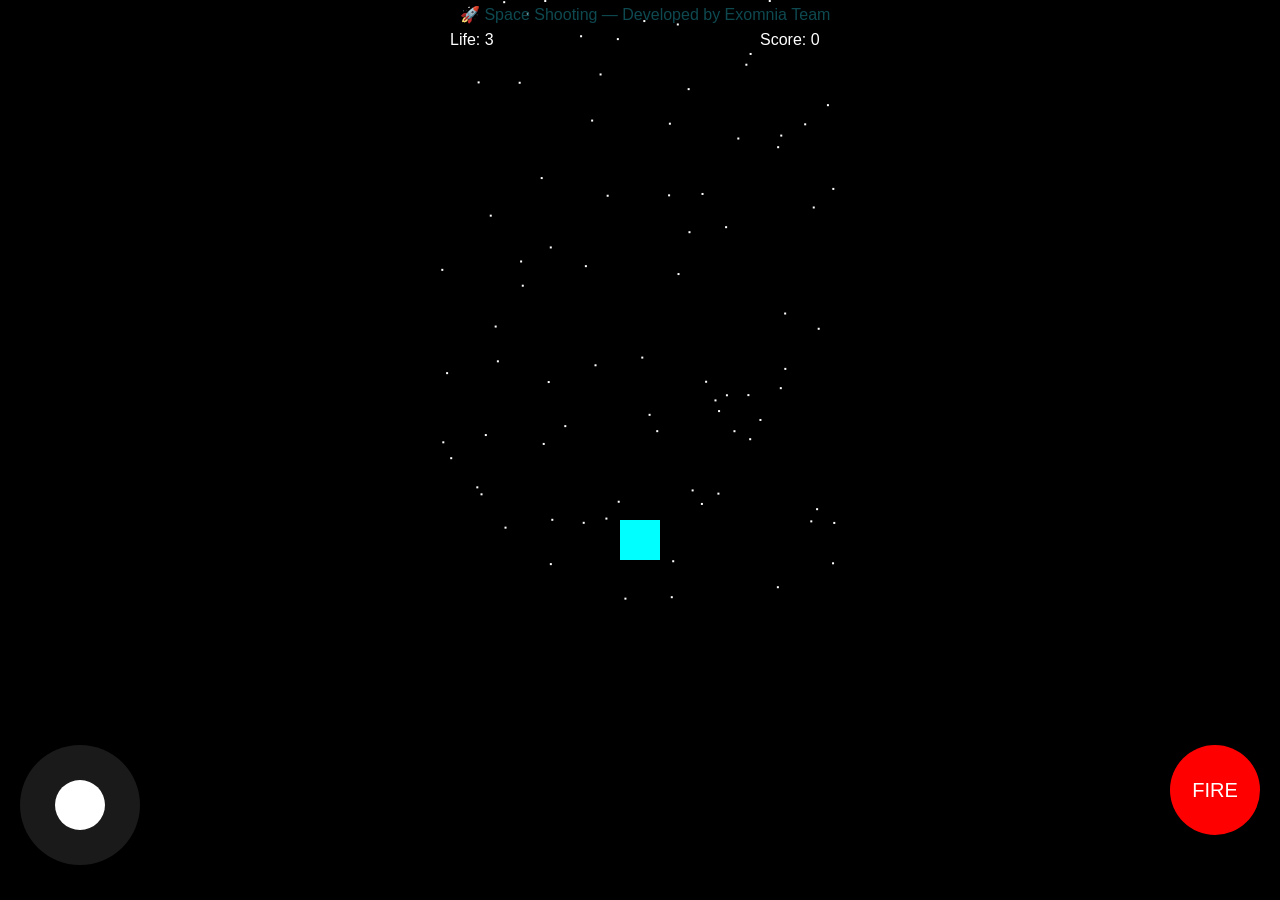
<file: Index.html>
<!DOCTYPE html>
<html>
<head>
<meta charset="UTF-8">
<title>Space Shooting</title>

<style>

body{
margin:0;
background:black;
overflow:hidden;
font-family:Arial;
}

canvas{
display:block;
margin:auto;
background:black;
}

#controls{
position:fixed;
bottom:15px;
width:100%;
display:flex;
justify-content:space-between;
padding:20px;
box-sizing:border-box;
}

#joystick{
width:120px;
height:120px;
background:rgba(255,255,255,0.1);
border-radius:50%;
position:relative;
touch-action:none;
}

#stick{
width:50px;
height:50px;
background:white;
border-radius:50%;
position:absolute;
left:35px;
top:35px;
}

#fire{
width:90px;
height:90px;
background:red;
border-radius:50%;
display:flex;
align-items:center;
justify-content:center;
font-size:20px;
color:white;
touch-action:none;
}

</style>
</head>

<body>

<canvas id="game" width="400" height="600"></canvas>

<div id="controls">

<div id="joystick">
<div id="stick"></div>
</div>

<div id="fire">FIRE</div>

</div>

<script>

const canvas=document.getElementById("game")
const ctx=canvas.getContext("2d")

let player={
x:180,
y:520,
w:40,
h:40,
speed:4,
life:3
}

let bullets=[]
let enemyBullets=[]
let enemies=[]
let explosions=[]
let stars=[]

let score=0
let joystickX=0
let joystickY=0
let firing=false

// stars
for(let i=0;i<80;i++){

stars.push({
x:Math.random()*400,
y:Math.random()*600,
speed:Math.random()*2+1
})

}

// enemy spawn
setInterval(()=>{

enemies.push({
x:Math.random()*360,
y:-20,
w:30,
h:30,
speed:2
})

},1500)

// enemy fire
setInterval(()=>{

for(let e of enemies){

enemyBullets.push({
x:e.x+e.w/2,
y:e.y+e.h,
speed:3
})

}

},2000)

function shoot(){

bullets.push({
x:player.x+18,
y:player.y,
speed:6
})

}

function autoFire(){

if(firing){

shoot()
setTimeout(autoFire,150)

}

}

// stars
function drawStars(){

ctx.fillStyle="white"

for(let s of stars){

s.y+=s.speed

if(s.y>600){
s.y=0
s.x=Math.random()*400
}

ctx.fillRect(s.x,s.y,2,2)

}

}

function drawPlayer(){

ctx.fillStyle="cyan"
ctx.fillRect(player.x,player.y,player.w,player.h)

}

function drawBullets(){

ctx.fillStyle="yellow"

for(let i=bullets.length-1;i>=0;i--){

let b=bullets[i]

b.y-=b.speed

ctx.fillRect(b.x,b.y,4,10)

if(b.y<0) bullets.splice(i,1)

}

}

function drawEnemyBullets(){

ctx.fillStyle="red"

for(let i=enemyBullets.length-1;i>=0;i--){

let b=enemyBullets[i]

b.y+=b.speed

ctx.fillRect(b.x,b.y,4,10)

if(b.y>600) enemyBullets.splice(i,1)

}

}

function drawEnemies(){

ctx.fillStyle="lime"

for(let i=enemies.length-1;i>=0;i--){

let e=enemies[i]

e.y+=e.speed

ctx.fillRect(e.x,e.y,e.w,e.h)

if(e.y>620) enemies.splice(i,1)

}

}

function drawExplosions(){

ctx.fillStyle="orange"

for(let i=explosions.length-1;i>=0;i--){

let ex=explosions[i]

ctx.beginPath()
ctx.arc(ex.x,ex.y,ex.size,0,Math.PI*2)
ctx.fill()

ex.size+=1

if(ex.size>15) explosions.splice(i,1)

}

}

function bulletCollision(){

for(let i=bullets.length-1;i>=0;i--){

for(let j=enemies.length-1;j>=0;j--){

let b=bullets[i]
let e=enemies[j]

if(
b &&
b.x < e.x+e.w &&
b.x+4 > e.x &&
b.y < e.y+e.h &&
b.y+10 > e.y
){

explosions.push({x:e.x+15,y:e.y+15,size:2})

score+=10

bullets.splice(i,1)
enemies.splice(j,1)

break

}

}

}

}

function bulletVsBullet(){

for(let i=bullets.length-1;i>=0;i--){

for(let j=enemyBullets.length-1;j>=0;j--){

let b1=bullets[i]
let b2=enemyBullets[j]

if(
b1 &&
b2 &&
b1.x < b2.x+4 &&
b1.x+4 > b2.x &&
b1.y < b2.y+10 &&
b1.y+10 > b2.y
){

explosions.push({x:b1.x,y:b1.y,size:2})

bullets.splice(i,1)
enemyBullets.splice(j,1)

break

}

}

}

}

function shipCollision(){

for(let i=enemies.length-1;i>=0;i--){

let e=enemies[i]

if(
player.x < e.x + e.w &&
player.x + player.w > e.x &&
player.y < e.y + e.h &&
player.y + player.h > e.y
){

explosions.push({x:player.x+20,y:player.y+20,size:2})
explosions.push({x:e.x+15,y:e.y+15,size:2})

enemies.splice(i,1)

player.life--

if(player.life<=0){

alert("Game Over\nScore: "+score)
location.reload()

}

}

}

}

function updatePlayer(){

player.x+=joystickX*player.speed
player.y+=joystickY*player.speed

player.x=Math.max(0,Math.min(360,player.x))
player.y=Math.max(0,Math.min(560,player.y))

}

function gameLoop(){

ctx.clearRect(0,0,400,600)

drawStars()

updatePlayer()

drawPlayer()
drawBullets()
drawEnemyBullets()
drawEnemies()
drawExplosions()

bulletCollision()
bulletVsBullet()
shipCollision()

// title
ctx.font="16px Arial"
ctx.fillStyle="#0E4950"
ctx.fillText("🚀 Space Shooting — Developed by Exomnia Team",20,20)

ctx.fillStyle="white"
ctx.fillText("Life: "+player.life,10,45)
ctx.fillText("Score: "+score,320,45)

requestAnimationFrame(gameLoop)

}

gameLoop()

// joystick
const joystick=document.getElementById("joystick")
const stick=document.getElementById("stick")

joystick.addEventListener("touchmove",e=>{

let rect=joystick.getBoundingClientRect()

let x=e.touches[0].clientX-rect.left-60
let y=e.touches[0].clientY-rect.top-60

joystickX=x/40
joystickY=y/40

stick.style.left=(35+x/2)+"px"
stick.style.top=(35+y/2)+"px"

})

joystick.addEventListener("touchend",()=>{

joystickX=0
joystickY=0

stick.style.left="35px"
stick.style.top="35px"

})

// fire button
const fire=document.getElementById("fire")

fire.addEventListener("touchstart",()=>{

firing=true
shoot()
autoFire()

})

fire.addEventListener("touchend",()=>{

firing=false

})

</script>

</body>
</html>
</file>
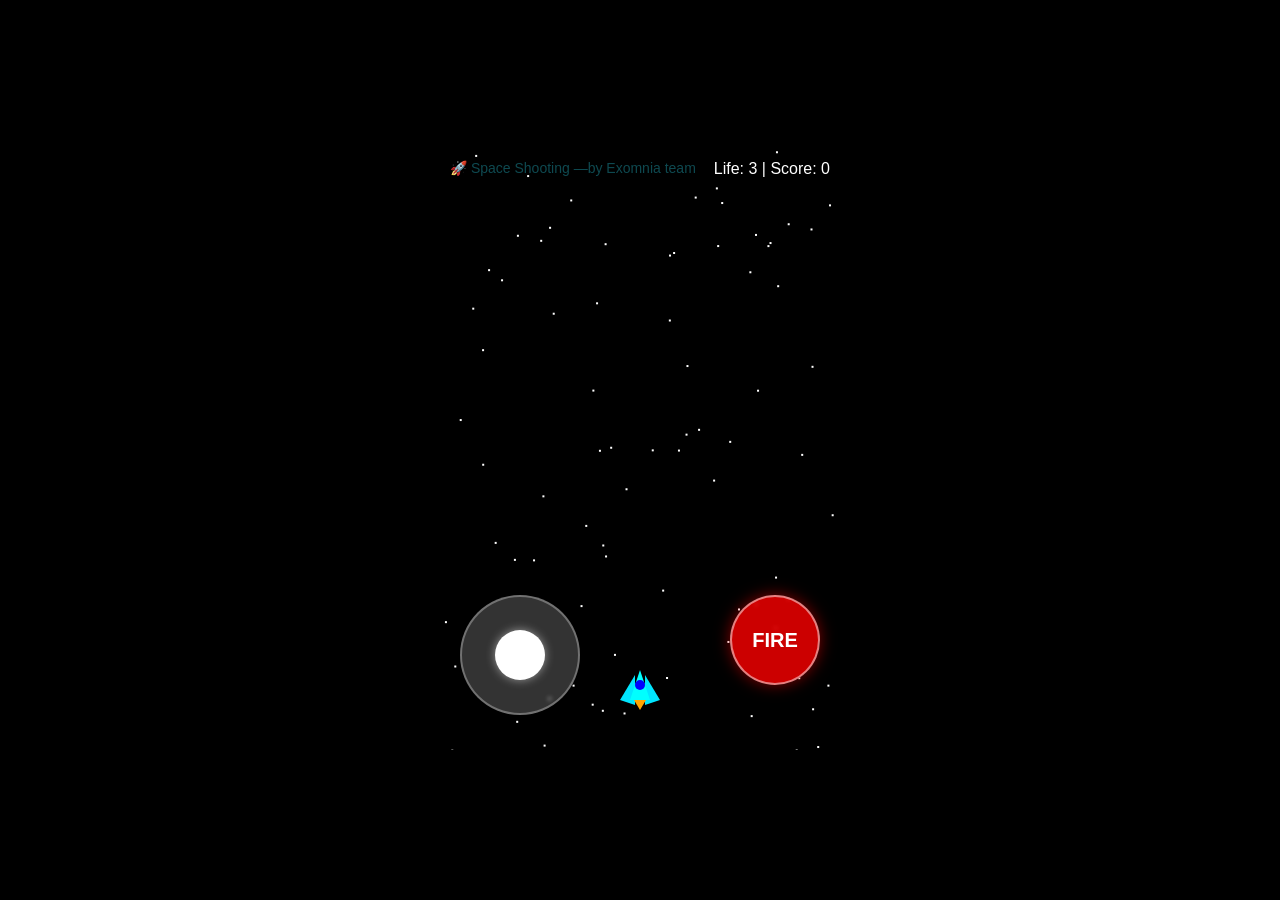
<file: index.html>
<!DOCTYPE html>  
<html>  
<head>  
<meta charset="UTF-8">  
<meta name="viewport" content="width=device-width, initial-scale=1.0, maximum-scale=1.0, user-scalable=no">  
<title>Space Shooting</title>  
  
<style>  
* {  
    box-sizing: border-box;  
    -webkit-tap-highlight-color: transparent;  
}  
  
body{  
    margin:0;  
    background:black;  
    overflow:hidden;  
    font-family:Arial;  
    display: flex;  
    justify-content: center;  
    align-items: center;  
    min-height: 100vh;  
    touch-action: pan-x pan-y;  
}  
  
#gameContainer {  
    position: relative;  
    width: 100%;  
    max-width: 400px;  
    height: 100vh;  
    max-height: 600px;  
    margin: 0 auto;  
}  
  
canvas{  
    display:block;  
    width: 100%;  
    height: 100%;  
    background:black;  
    position: absolute;  
    top: 0;  
    left: 0;  
}  
  
#controls{  
    position: absolute;  
    bottom: 15px;  
    width: 100%;  
    display:flex;  
    justify-content:space-between;  
    padding: min(20px, 5vw);  
    box-sizing:border-box;  
    pointer-events: none;  
    z-index: 10;  
}  
  
#joystick{  
    width: min(120px, 25vw);  
    height: min(120px, 25vw);  
    max-width: 120px;  
    max-height: 120px;  
    background:rgba(255,255,255,0.2);  
    border-radius:50%;  
    position:relative;  
    touch-action:none;  
    pointer-events: auto;  
    backdrop-filter: blur(2px);  
    border: 2px solid rgba(255,255,255,0.3);  
}  
  
#stick{  
    width: min(50px, 10vw);  
    height: min(50px, 10vw);  
    max-width: 50px;  
    max-height: 50px;  
    background:white;  
    border-radius:50%;  
    position:absolute;  
    left: 50%;  
    top: 50%;  
    transform: translate(-50%, -50%);  
    transition: all 0.05s ease;  
    box-shadow: 0 0 10px rgba(255,255,255,0.5);  
}  
  
#fire{  
    width: min(90px, 20vw);  
    height: min(90px, 20vw);  
    max-width: 90px;  
    max-height: 90px;  
    background:rgba(255,0,0,0.8);  
    border-radius:50%;  
    display:flex;  
    align-items:center;  
    justify-content:center;  
    font-size: min(20px, 5vw);  
    color:white;  
    touch-action:none;  
    pointer-events: auto;  
    backdrop-filter: blur(2px);  
    border: 2px solid rgba(255,255,255,0.5);  
    box-shadow: 0 0 15px rgba(255,0,0,0.5);  
    font-weight: bold;  
}  

#score {  
    position: absolute;  
    top: 10px;  
    right: 10px;  
    color: white;  
    font-size: min(16px, 4vw);  
    z-index: 10;  
    text-shadow: 0 0 5px black;  
}  

#title {  
    position: absolute;  
    top: 10px;  
    left: 10px;  
    color: #0E4950;  
    font-size: min(14px, 3.5vw);  
    z-index: 10;  
    text-shadow: 0 0 5px black;  
}  
</style>  
</head>  
<body>  

<div id="gameContainer">  
    <canvas id="game"></canvas>  
    
    <div id="title">🚀 Space Shooting —by Exomnia team</div>  
    <div id="score">Life: 3 | Score: 0</div>  
    
    <div id="controls">  
        <div id="joystick">  
            <div id="stick"></div>  
        </div>  
        <div id="fire">FIRE</div>  
    </div>  
</div>  

<script>  
const canvas = document.getElementById("game")  
const ctx = canvas.getContext("2d")  

// Set canvas size based on display size
function resizeCanvas() {
    const container = document.getElementById('gameContainer')
    const containerWidth = container.clientWidth
    const containerHeight = container.clientHeight
    
    canvas.width = 400  // Keep game logic at 400x600
    canvas.height = 600
    
    // Scale canvas CSS to fit container
    canvas.style.width = '100%'
    canvas.style.height = '100%'
    canvas.style.objectFit = 'contain'
}

window.addEventListener('resize', resizeCanvas)
resizeCanvas()

// SOUND (no download needed)  
const audioCtx = new (window.AudioContext || window.webkitAudioContext)()  

function playShoot(){  
    if (!audioCtx) return
    let osc = audioCtx.createOscillator()  
    let gain = audioCtx.createGain()  
    osc.type="square"  
    osc.frequency.value=600  
    gain.gain.value=0.1  
    osc.connect(gain)  
    gain.connect(audioCtx.destination)  
    osc.start()  
    osc.stop(audioCtx.currentTime+0.05)  
}  

function playExplosion(){  
    if (!audioCtx) return
    let osc = audioCtx.createOscillator()  
    let gain = audioCtx.createGain()  
    osc.type="sawtooth"  
    osc.frequency.setValueAtTime(200,audioCtx.currentTime)  
    osc.frequency.exponentialRampToValueAtTime(50,audioCtx.currentTime+0.3)  
    gain.gain.value=0.2  
    osc.connect(gain)  
    gain.connect(audioCtx.destination)  
    osc.start()  
    osc.stop(audioCtx.currentTime+0.3)  
}  

function playGameOver(){  
    if (!audioCtx) return
    let osc = audioCtx.createOscillator()  
    let gain = audioCtx.createGain()  
    osc.type="triangle"  
    osc.frequency.setValueAtTime(300,audioCtx.currentTime)  
    osc.frequency.exponentialRampToValueAtTime(80,audioCtx.currentTime+0.6)  
    gain.gain.value=0.2  
    osc.connect(gain)  
    gain.connect(audioCtx.destination)  
    osc.start()  
    osc.stop(audioCtx.currentTime+0.6)  
}  

let player={  
    x:180,  
    y:520,  
    w:40,  
    h:40,  
    speed:4,  
    life:3  
}  

let bullets=[]  
let enemyBullets=[]  
let enemies=[]  
let explosions=[]  
let stars=[]  

let score=0  
let joystickX=0  
let joystickY=0  
let firing=false  

for(let i=0;i<80;i++){  
    stars.push({  
        x:Math.random()*400,  
        y:Math.random()*600,  
        speed:Math.random()*2+1  
    })  
}  

// Enemy spawn interval
setInterval(()=>{  
    enemies.push({  
        x:Math.random()*360,  
        y:-20,  
        w:30,  
        h:30,  
        speed:2  
    })  
},1500)  

// Enemy shooting interval
setInterval(()=>{  
    for(let e of enemies){  
        enemyBullets.push({  
            x:e.x+e.w/2,  
            y:e.y+e.h,  
            speed:3  
        })  
    }  
},2000)  

function shoot(){  
    playShoot()  
    bullets.push({  
        x:player.x+18,  
        y:player.y,  
        speed:6  
    })  
}  

function autoFire(){  
    if(firing){  
        shoot()  
        setTimeout(autoFire,150)  
    }  
}  

function drawStars(){  
    ctx.fillStyle="white"  
    for(let s of stars){  
        s.y+=s.speed  
        if(s.y>600){  
            s.y=0  
            s.x=Math.random()*400  
        }  
        ctx.fillRect(s.x,s.y,2,2)  
    }  
}  

function drawPlayer(){  
    ctx.save()  
    ctx.translate(player.x+20,player.y+20)  
    ctx.fillStyle="#00e5ff"  
    ctx.beginPath()  
    ctx.moveTo(-20,10)  
    ctx.lineTo(-5,-15)  
    ctx.lineTo(-5,15)  
    ctx.fill()  
    ctx.beginPath()  
    ctx.moveTo(20,10)  
    ctx.lineTo(5,-15)  
    ctx.lineTo(5,15)  
    ctx.fill()  
    ctx.fillStyle="#0ff"  
    ctx.beginPath()  
    ctx.moveTo(0,-20)  
    ctx.lineTo(10,10)  
    ctx.lineTo(-10,10)  
    ctx.closePath()  
    ctx.fill()  
    ctx.fillStyle="blue"  
    ctx.beginPath()  
    ctx.arc(0,-5,5,0,Math.PI*2)  
    ctx.fill()  
    ctx.fillStyle="orange"  
    ctx.beginPath()  
    ctx.moveTo(-6,10)  
    ctx.lineTo(0,20)  
    ctx.lineTo(6,10)  
    ctx.fill()  
    ctx.restore()  
}  

function drawBullets(){  
    ctx.fillStyle="yellow"  
    for(let i=bullets.length-1;i>=0;i--){  
        let b=bullets[i]  
        b.y-=b.speed  
        ctx.fillRect(b.x,b.y,4,10)  
        if(b.y<0) bullets.splice(i,1)  
    }  
}  

function drawEnemyBullets(){  
    ctx.fillStyle="red"  
    for(let i=enemyBullets.length-1;i>=0;i--){  
        let b=enemyBullets[i]  
        b.y+=b.speed  
        ctx.fillRect(b.x,b.y,4,10)  
        if(b.y>600) enemyBullets.splice(i,1)  
    }  
}  

function drawEnemies(){  
    ctx.fillStyle="lime"  
    for(let i=enemies.length-1;i>=0;i--){  
        let e=enemies[i]  
        e.y+=e.speed  
        ctx.beginPath()  
        ctx.moveTo(e.x+15,e.y)  
        ctx.lineTo(e.x+30,e.y+30)  
        ctx.lineTo(e.x,e.y+30)  
        ctx.closePath()  
        ctx.fill()  
        if(e.y>620) enemies.splice(i,1)  
    }  
}  

function drawExplosions(){  
    ctx.fillStyle="orange"  
    for(let i=explosions.length-1;i>=0;i--){  
        let ex=explosions[i]  
        ctx.beginPath()  
        ctx.arc(ex.x,ex.y,ex.size,0,Math.PI*2)  
        ctx.fill()  
        ex.size+=1  
        if(ex.size>15) explosions.splice(i,1)  
    }  
}  

function bulletCollision(){  
    for(let i=bullets.length-1;i>=0;i--){  
        for(let j=enemies.length-1;j>=0;j--){  
            let b=bullets[i]  
            let e=enemies[j]  
            if(  
                b &&  
                b.x < e.x+e.w &&  
                b.x+4 > e.x &&  
                b.y < e.y+e.h &&  
                b.y+10 > e.y  
            ){  
                explosions.push({x:e.x+15,y:e.y+15,size:2})  
                playExplosion()  
                score+=10  
                bullets.splice(i,1)  
                enemies.splice(j,1)  
                break  
            }  
        }  
    }  
}  

function bulletVsBullet(){  
    for(let i=bullets.length-1;i>=0;i--){  
        for(let j=enemyBullets.length-1;j>=0;j--){  
            let b1=bullets[i]  
            let b2=enemyBullets[j]  
            if(  
                b1 &&  
                b2 &&  
                b1.x < b2.x+4 &&  
                b1.x+4 > b2.x &&  
                b1.y < b2.y+10 &&  
                b1.y+10 > b2.y  
            ){  
                explosions.push({x:b1.x,y:b1.y,size:2})  
                playExplosion()  
                bullets.splice(i,1)  
                enemyBullets.splice(j,1)  
                break  
            }  
        }  
    }  
}  

function shipCollision(){  
    for(let i=enemies.length-1;i>=0;i--){  
        let e=enemies[i]  
        if(  
            player.x < e.x + e.w &&  
            player.x + player.w > e.x &&  
            player.y < e.y + e.h &&  
            player.y + player.h > e.y  
        ){  
            explosions.push({x:player.x+20,y:player.y+20,size:2})  
            enemies.splice(i,1)  
            player.life--  
            if(player.life<=0){  
                playGameOver()  
                setTimeout(()=>{  
                    alert("Game Over\nScore: "+score)  
                    location.reload()  
                },500)  
            }  
        }  
    }  
}  

function updatePlayer(){  
    player.x+=joystickX*player.speed  
    player.y+=joystickY*player.speed  
    player.x=Math.max(0,Math.min(360,player.x))  
    player.y=Math.max(0,Math.min(560,player.y))  
}  

function gameLoop(){  
    ctx.clearRect(0,0,400,600)  
    drawStars()  
    updatePlayer()  
    drawPlayer()  
    drawBullets()  
    drawEnemyBullets()  
    drawEnemies()  
    drawExplosions()  
    bulletCollision()  
    bulletVsBullet()  
    shipCollision()  
    
    // Update score display
    document.getElementById('score').innerHTML = `Life: ${player.life} | Score: ${score}`
    
    requestAnimationFrame(gameLoop)  
}  

gameLoop()  

const joystick=document.getElementById("joystick")  
const stick=document.getElementById("stick")  
const fire=document.getElementById("fire")  

// Touch events for joystick
joystick.addEventListener("touchstart", (e) => {
    e.preventDefault()
    handleJoystickMove(e)
})

joystick.addEventListener("touchmove", (e) => {  
    e.preventDefault()
    handleJoystickMove(e)
})  

function handleJoystickMove(e) {
    let rect=joystick.getBoundingClientRect()  
    let joystickRadius = rect.width / 2
    let stickRadius = stick.offsetWidth / 2
    
    let x=e.touches[0].clientX-rect.left-joystickRadius  
    let y=e.touches[0].clientY-rect.top-joystickRadius  
    
    // Limit stick movement
    let maxMove = joystickRadius - stickRadius
    let distance = Math.sqrt(x*x + y*y)
    if (distance > maxMove) {
        x = x * maxMove / distance
        y = y * maxMove / distance
    }
    
    joystickX = x / maxMove
    joystickY = y / maxMove
    
    stick.style.left = (x + joystickRadius - stickRadius) + "px"
    stick.style.top = (y + joystickRadius - stickRadius) + "px"
}

joystick.addEventListener("touchend",()=>{  
    joystickX=0  
    joystickY=0  
    stick.style.left = "50%"  
    stick.style.top = "50%"  
    stick.style.transform = "translate(-50%, -50%)"  
})  

// Mouse support for testing on desktop
joystick.addEventListener("mousedown", (e) => {
    e.preventDefault()
    document.addEventListener("mousemove", handleMouseMove)
    document.addEventListener("mouseup", handleMouseUp)
})

function handleMouseMove(e) {
    let rect=joystick.getBoundingClientRect()  
    let joystickRadius = rect.width / 2
    let stickRadius = stick.offsetWidth / 2
    
    let x=e.clientX-rect.left-joystickRadius  
    let y=e.clientY-rect.top-joystickRadius  
    
    // Limit stick movement
    let maxMove = joystickRadius - stickRadius
    let distance = Math.sqrt(x*x + y*y)
    if (distance > maxMove) {
        x = x * maxMove / distance
        y = y * maxMove / distance
    }
    
    joystickX = x / maxMove
    joystickY = y / maxMove
    
    stick.style.left = (x + joystickRadius - stickRadius) + "px"
    stick.style.top = (y + joystickRadius - stickRadius) + "px"
}

function handleMouseUp() {
    joystickX=0  
    joystickY=0  
    stick.style.left = "50%"  
    stick.style.top = "50%"  
    stick.style.transform = "translate(-50%, -50%)"
    document.removeEventListener("mousemove", handleMouseMove)
    document.removeEventListener("mouseup", handleMouseUp)
}

// Fire button events
fire.addEventListener("touchstart", (e) => {  
    e.preventDefault()
    audioCtx.resume() // Resume audio context on user interaction
    firing=true  
    shoot()  
    autoFire()  
})  

fire.addEventListener("touchend", (e) => {  
    e.preventDefault()
    firing=false  
})  

// Mouse events for fire button (desktop testing)
fire.addEventListener("mousedown", (e) => {
    e.preventDefault()
    audioCtx.resume()
    firing=true  
    shoot()  
    autoFire()  
})

fire.addEventListener("mouseup", () => {
    firing=false  
})

fire.addEventListener("mouseleave", () => {
    firing=false  
})

</script>  

</body>  
</html>
</file>
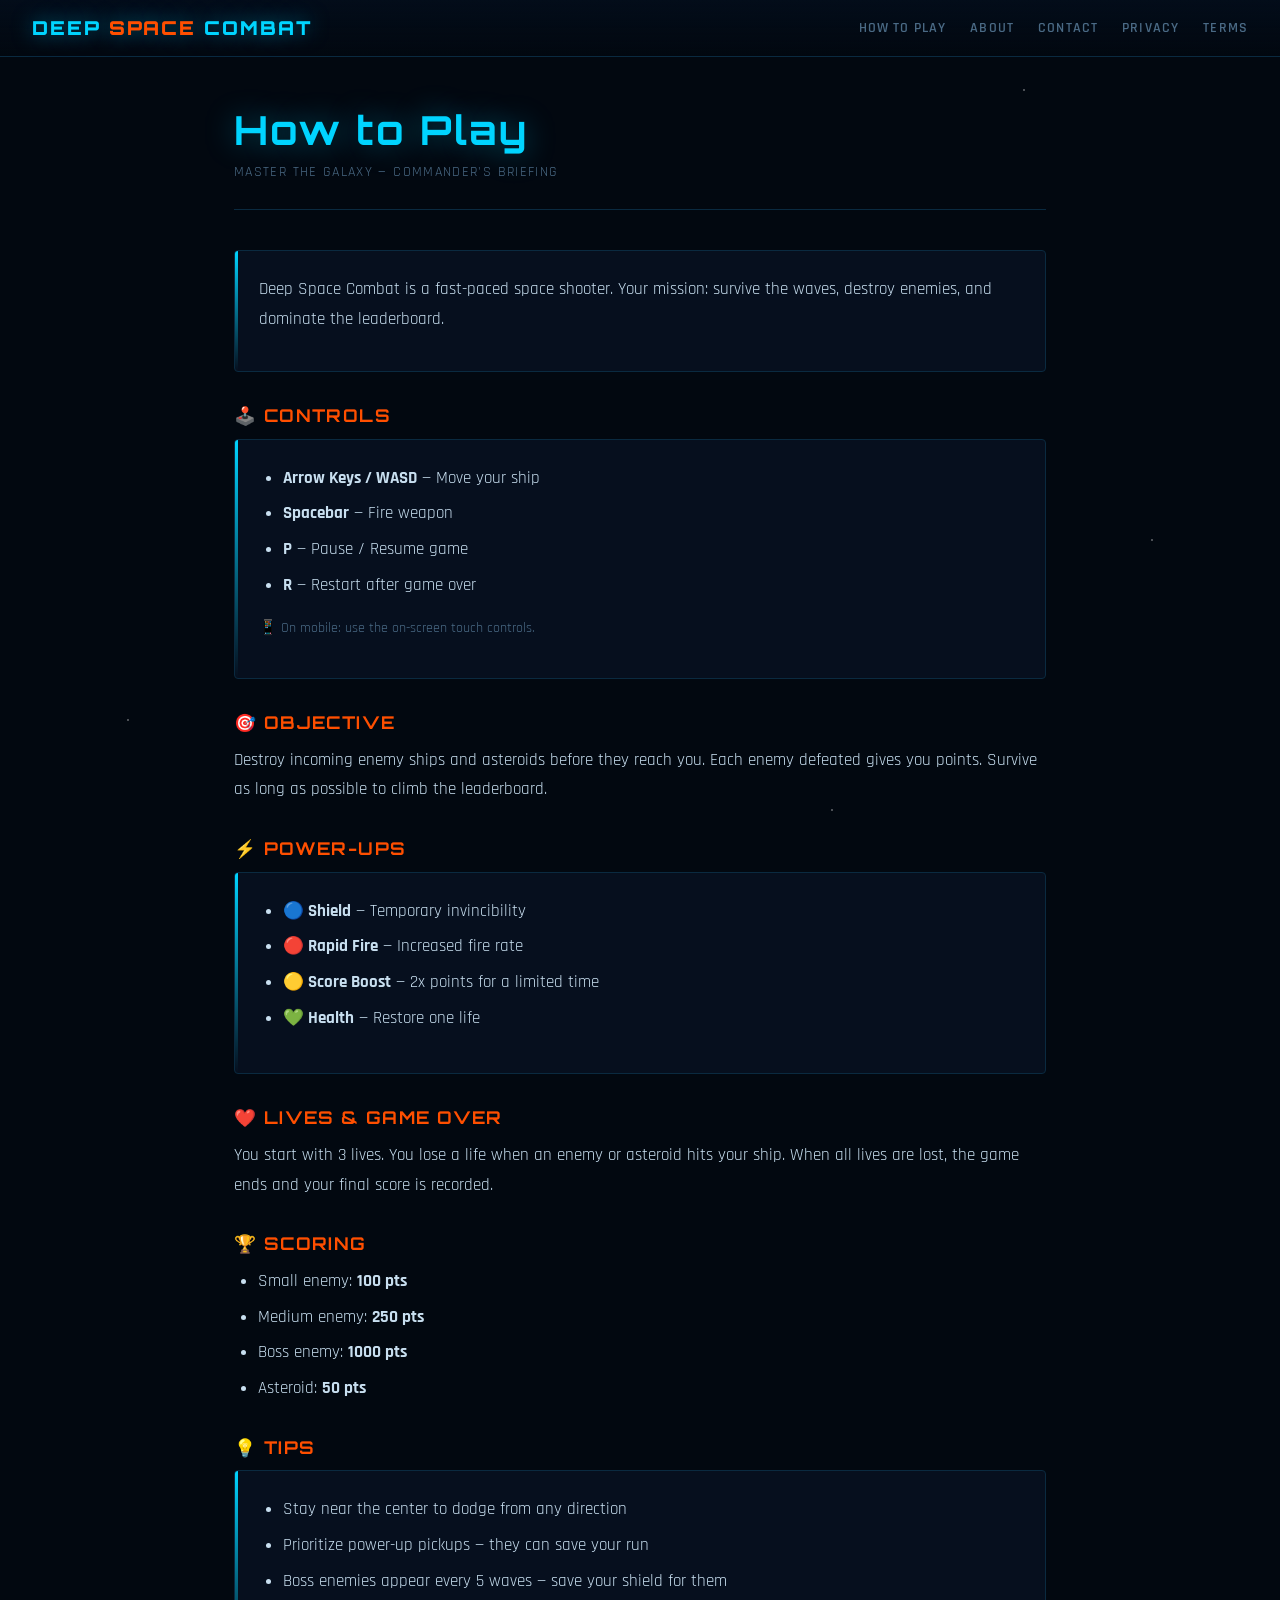
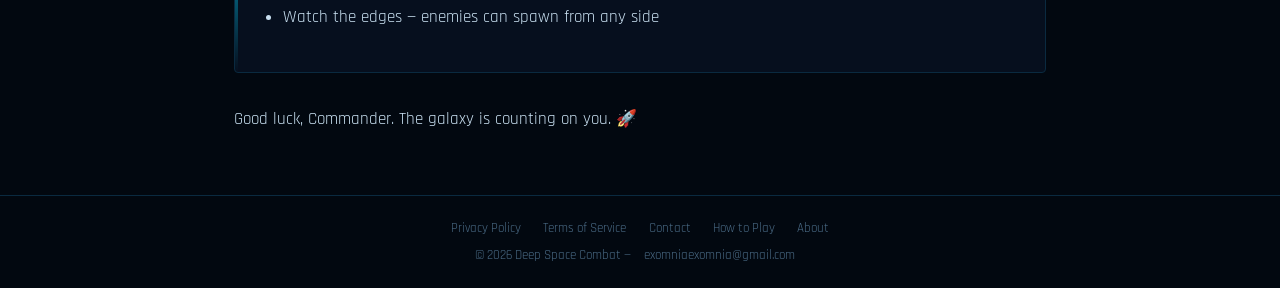
<file: templates/how_to_play.html>
<!DOCTYPE html>
<html lang="en">
<head>
  <meta charset="UTF-8" />
  <meta name="viewport" content="width=device-width, initial-scale=1.0"/>
  <title>How to Play — Deep Space Combat</title>
  <link href="https://fonts.googleapis.com/css2?family=Orbitron:wght@400;700;900&family=Rajdhani:wght@300;400;600&display=swap" rel="stylesheet"/>
  <style>
    *, *::before, *::after { box-sizing: border-box; margin: 0; padding: 0; }
    :root {
      --bg: #020810; --surface: #060f1e; --accent: #00d4ff;
      --accent2: #ff4f00; --text: #c8dff0; --muted: #4a6a85; --border: #0a2a40;
    }
    body { font-family: 'Rajdhani', sans-serif; background: var(--bg); color: var(--text); min-height: 100vh; display: flex; flex-direction: column; }
    body::before {
      content: ''; position: fixed; inset: 0;
      background-image: radial-gradient(1px 1px at 20% 30%, white, transparent), radial-gradient(1px 1px at 80% 10%, white, transparent), radial-gradient(1.5px 1.5px at 50% 70%, #aaddff, transparent), radial-gradient(1px 1px at 10% 80%, white, transparent), radial-gradient(1px 1px at 90% 60%, white, transparent), radial-gradient(1px 1px at 65% 90%, white, transparent);
      pointer-events: none; z-index: 0;
    }
    header { position: relative; z-index: 10; border-bottom: 1px solid var(--border); background: linear-gradient(180deg, #030d1a 0%, transparent 100%); padding: 1rem 2rem; display: flex; align-items: center; justify-content: space-between; flex-wrap: wrap; gap: 1rem; }
    .logo { font-family: 'Orbitron', monospace; font-weight: 900; font-size: 1.2rem; letter-spacing: 0.1em; color: var(--accent); text-decoration: none; text-shadow: 0 0 20px rgba(0,212,255,0.5); }
    .logo span { color: var(--accent2); }
    nav { display: flex; gap: 1.5rem; flex-wrap: wrap; }
    nav a { font-family: 'Rajdhani', sans-serif; font-weight: 600; font-size: 0.9rem; letter-spacing: 0.08em; text-transform: uppercase; color: var(--muted); text-decoration: none; transition: color 0.2s; }
    nav a:hover { color: var(--accent); }
    main { flex: 1; position: relative; z-index: 5; max-width: 860px; width: 100%; margin: 0 auto; padding: 3rem 1.5rem; }
    h1 { font-family: 'Orbitron', monospace; font-size: clamp(1.5rem, 4vw, 2.5rem); font-weight: 700; color: var(--accent); text-shadow: 0 0 30px rgba(0,212,255,0.4); margin-bottom: 0.4rem; letter-spacing: 0.05em; }
    .subtitle { color: var(--muted); font-size: 0.85rem; letter-spacing: 0.1em; text-transform: uppercase; margin-bottom: 2.5rem; padding-bottom: 1.5rem; border-bottom: 1px solid var(--border); }
    h2 { font-family: 'Orbitron', monospace; font-size: 1.1rem; color: var(--accent2); letter-spacing: 0.08em; margin: 2rem 0 0.8rem; text-transform: uppercase; }
    p, li { font-size: 1.05rem; line-height: 1.75; color: var(--text); margin-bottom: 0.8rem; }
    ul { padding-left: 1.5rem; margin-bottom: 1rem; }
    li { margin-bottom: 0.4rem; }
    a { color: var(--accent); text-decoration: none; }
    a:hover { text-decoration: underline; }
    .card { background: var(--surface); border: 1px solid var(--border); border-radius: 4px; padding: 1.5rem; margin-bottom: 1.2rem; position: relative; overflow: hidden; }
    .card::before { content: ''; position: absolute; top: 0; left: 0; width: 3px; height: 100%; background: linear-gradient(180deg, var(--accent), transparent); }
    footer { position: relative; z-index: 10; border-top: 1px solid var(--border); padding: 1.5rem 2rem; text-align: center; font-size: 0.82rem; color: var(--muted); }
    footer a { color: var(--muted); margin: 0 0.6rem; transition: color 0.2s; }
    footer a:hover { color: var(--accent); text-decoration: none; }
  </style>
</head>
<body>
<header>
  <a href="/" class="logo">DEEP <span>SPACE</span> COMBAT</a>
  <nav>
    <a href="/how-to-play">How to Play</a>
    <a href="/about">About</a>
    <a href="/contact">Contact</a>
    <a href="/privacy-policy">Privacy</a>
    <a href="/terms">Terms</a>
  </nav>
</header>
<main>
  <h1>How to Play</h1>
  <p class="subtitle">Master the galaxy — Commander's Briefing</p>
  <div class="card">
    <p>Deep Space Combat is a fast-paced space shooter. Your mission: survive the waves, destroy enemies, and dominate the leaderboard.</p>
  </div>
  <h2>🕹️ Controls</h2>
  <div class="card">
    <ul>
      <li><strong>Arrow Keys / WASD</strong> — Move your ship</li>
      <li><strong>Spacebar</strong> — Fire weapon</li>
      <li><strong>P</strong> — Pause / Resume game</li>
      <li><strong>R</strong> — Restart after game over</li>
    </ul>
    <p style="margin-top:0.5rem; color: var(--muted); font-size:0.9rem;">📱 On mobile: use the on-screen touch controls.</p>
  </div>
  <h2>🎯 Objective</h2>
  <p>Destroy incoming enemy ships and asteroids before they reach you. Each enemy defeated gives you points. Survive as long as possible to climb the leaderboard.</p>
  <h2>⚡ Power-Ups</h2>
  <div class="card">
    <ul>
      <li><strong>🔵 Shield</strong> — Temporary invincibility</li>
      <li><strong>🔴 Rapid Fire</strong> — Increased fire rate</li>
      <li><strong>🟡 Score Boost</strong> — 2x points for a limited time</li>
      <li><strong>💚 Health</strong> — Restore one life</li>
    </ul>
  </div>
  <h2>❤️ Lives & Game Over</h2>
  <p>You start with 3 lives. You lose a life when an enemy or asteroid hits your ship. When all lives are lost, the game ends and your final score is recorded.</p>
  <h2>🏆 Scoring</h2>
  <ul>
    <li>Small enemy: <strong>100 pts</strong></li>
    <li>Medium enemy: <strong>250 pts</strong></li>
    <li>Boss enemy: <strong>1000 pts</strong></li>
    <li>Asteroid: <strong>50 pts</strong></li>
  </ul>
  <h2>💡 Tips</h2>
  <div class="card">
    <ul>
      <li>Stay near the center to dodge from any direction</li>
      <li>Prioritize power-up pickups — they can save your run</li>
      <li>Boss enemies appear every 5 waves — save your shield for them</li>
      <li>Watch the edges — enemies can spawn from any side</li>
    </ul>
  </div>
  <p style="margin-top:2rem;">Good luck, Commander. The galaxy is counting on you. 🚀</p>
</main>
<footer>
  <div style="margin-bottom:0.6rem;">
    <a href="/privacy-policy">Privacy Policy</a>
    <a href="/terms">Terms of Service</a>
    <a href="/contact">Contact</a>
    <a href="/how-to-play">How to Play</a>
    <a href="/about">About</a>
  </div>
  &copy; 2026 Deep Space Combat — <a href="mailto:exomniaexomnia@gmail.com">exomniaexomnia@gmail.com</a>
</footer>
</body>
</html>
</file>
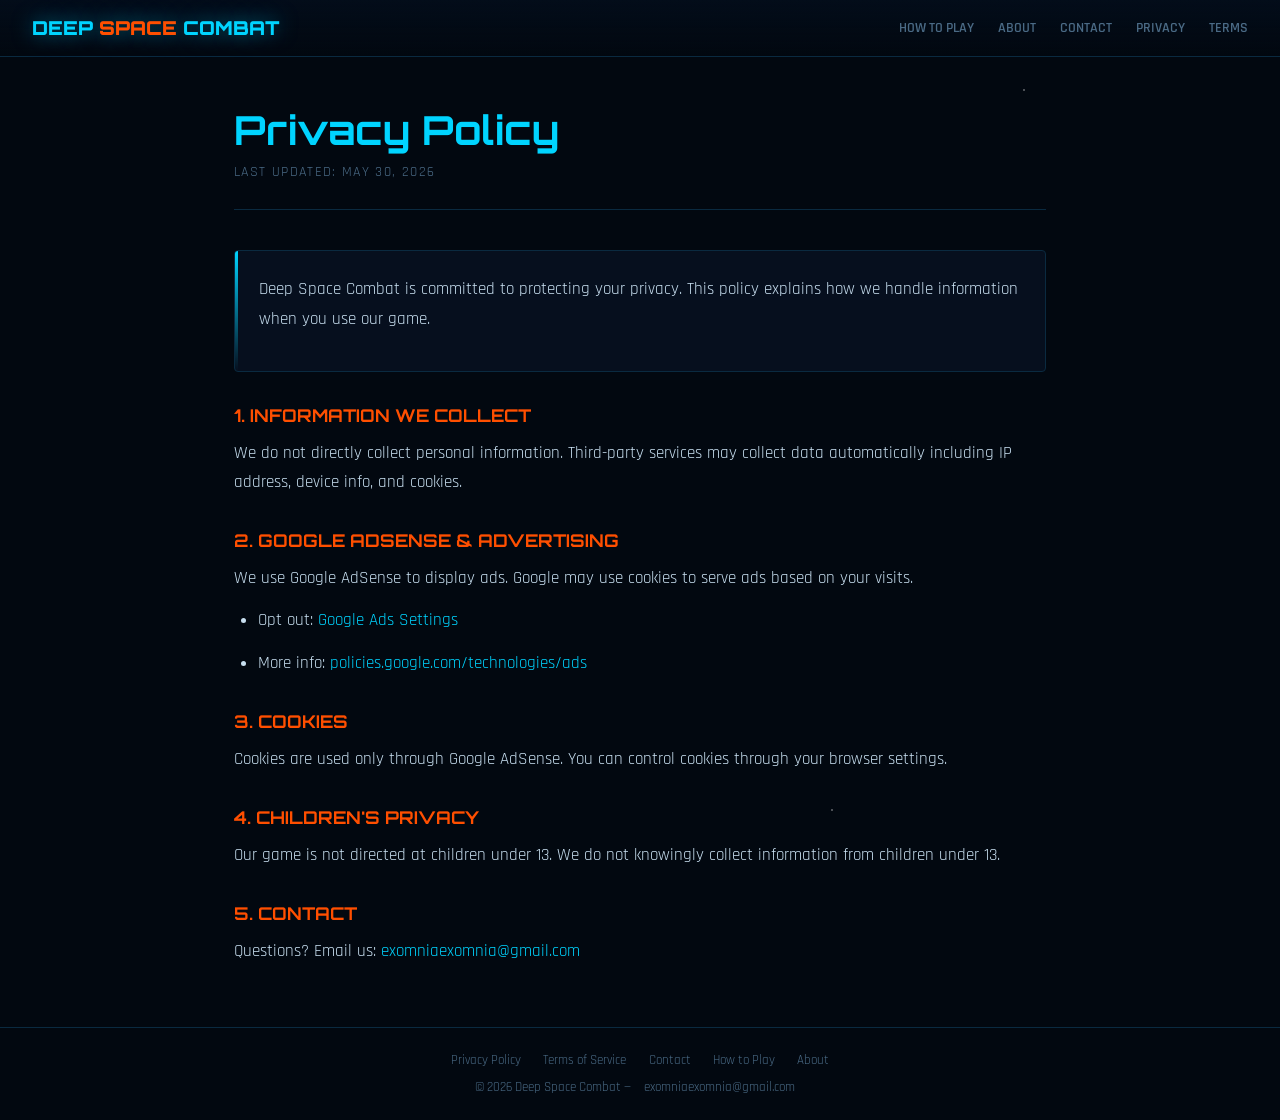
<file: templates/privacy_policy.html>
<!DOCTYPE html>
<html lang="en">
<head>
  <meta charset="UTF-8" />
  <meta name="viewport" content="width=device-width, initial-scale=1.0"/>
  <title>Deep Space Combat</title>
  <link href="https://fonts.googleapis.com/css2?family=Orbitron:wght@400;700;900&family=Rajdhani:wght@300;400;600&display=swap" rel="stylesheet"/>
  <style>
    *, *::before, *::after { box-sizing: border-box; margin: 0; padding: 0; }
    :root { --bg: #020810; --surface: #060f1e; --accent: #00d4ff; --accent2: #ff4f00; --text: #c8dff0; --muted: #4a6a85; --border: #0a2a40; }
    body { font-family: 'Rajdhani', sans-serif; background: var(--bg); color: var(--text); min-height: 100vh; display: flex; flex-direction: column; }
    body::before { content: ''; position: fixed; inset: 0; background-image: radial-gradient(1px 1px at 20% 30%, white, transparent), radial-gradient(1px 1px at 80% 10%, white, transparent), radial-gradient(1px 1px at 65% 90%, white, transparent); pointer-events: none; z-index: 0; }
    header { position: relative; z-index: 10; border-bottom: 1px solid var(--border); background: linear-gradient(180deg, #030d1a 0%, transparent 100%); padding: 1rem 2rem; display: flex; align-items: center; justify-content: space-between; flex-wrap: wrap; gap: 1rem; }
    .logo { font-family: 'Orbitron', monospace; font-weight: 900; font-size: 1.2rem; color: var(--accent); text-decoration: none; text-shadow: 0 0 20px rgba(0,212,255,0.5); }
    .logo span { color: var(--accent2); }
    nav { display: flex; gap: 1.5rem; flex-wrap: wrap; }
    nav a { font-weight: 600; font-size: 0.9rem; text-transform: uppercase; color: var(--muted); text-decoration: none; transition: color 0.2s; }
    nav a:hover { color: var(--accent); }
    main { flex: 1; position: relative; z-index: 5; max-width: 860px; width: 100%; margin: 0 auto; padding: 3rem 1.5rem; }
    h1 { font-family: 'Orbitron', monospace; font-size: clamp(1.5rem, 4vw, 2.5rem); font-weight: 700; color: var(--accent); margin-bottom: 0.4rem; }
    .subtitle { color: var(--muted); font-size: 0.85rem; letter-spacing: 0.1em; text-transform: uppercase; margin-bottom: 2.5rem; padding-bottom: 1.5rem; border-bottom: 1px solid var(--border); }
    h2 { font-family: 'Orbitron', monospace; font-size: 1.1rem; color: var(--accent2); margin: 2rem 0 0.8rem; text-transform: uppercase; }
    p, li { font-size: 1.05rem; line-height: 1.75; color: var(--text); margin-bottom: 0.8rem; }
    ul { padding-left: 1.5rem; margin-bottom: 1rem; }
    a { color: var(--accent); text-decoration: none; }
    a:hover { text-decoration: underline; }
    .card { background: var(--surface); border: 1px solid var(--border); border-radius: 4px; padding: 1.5rem; margin-bottom: 1.2rem; position: relative; overflow: hidden; }
    .card::before { content: ''; position: absolute; top: 0; left: 0; width: 3px; height: 100%; background: linear-gradient(180deg, var(--accent), transparent); }
    footer { position: relative; z-index: 10; border-top: 1px solid var(--border); padding: 1.5rem 2rem; text-align: center; font-size: 0.82rem; color: var(--muted); }
    footer a { color: var(--muted); margin: 0 0.6rem; }
    footer a:hover { color: var(--accent); text-decoration: none; }
    hr { border: none; border-top: 1px solid var(--border); margin: 2rem 0; }
  </style>
</head>
<body>
<header>
  <a href="/" class="logo">DEEP <span>SPACE</span> COMBAT</a>
  <nav>
    <a href="/how-to-play">How to Play</a>
    <a href="/about">About</a>
    <a href="/contact">Contact</a>
    <a href="/privacy-policy">Privacy</a>
    <a href="/terms">Terms</a>
  </nav>
</header>
<main>
  <h1>Privacy Policy</h1>
  <p class="subtitle">Last Updated: May 30, 2026</p>
  <div class="card"><p>Deep Space Combat is committed to protecting your privacy. This policy explains how we handle information when you use our game.</p></div>
  <h2>1. Information We Collect</h2>
  <p>We do not directly collect personal information. Third-party services may collect data automatically including IP address, device info, and cookies.</p>
  <h2>2. Google AdSense & Advertising</h2>
  <p>We use Google AdSense to display ads. Google may use cookies to serve ads based on your visits.</p>
  <ul>
    <li>Opt out: <a href="https://www.google.com/settings/ads" target="_blank">Google Ads Settings</a></li>
    <li>More info: <a href="https://policies.google.com/technologies/ads" target="_blank">policies.google.com/technologies/ads</a></li>
  </ul>
  <h2>3. Cookies</h2>
  <p>Cookies are used only through Google AdSense. You can control cookies through your browser settings.</p>
  <h2>4. Children's Privacy</h2>
  <p>Our game is not directed at children under 13. We do not knowingly collect information from children under 13.</p>
  <h2>5. Contact</h2>
  <p>Questions? Email us: <a href="mailto:exomniaexomnia@gmail.com">exomniaexomnia@gmail.com</a></p>

</main>
<footer>
  <div style="margin-bottom:0.6rem;">
    <a href="/privacy-policy">Privacy Policy</a>
    <a href="/terms">Terms of Service</a>
    <a href="/contact">Contact</a>
    <a href="/how-to-play">How to Play</a>
    <a href="/about">About</a>
  </div>
  &copy; 2026 Deep Space Combat &mdash; <a href="mailto:exomniaexomnia@gmail.com">exomniaexomnia@gmail.com</a>
</footer>
</body>
</html>
</file>
